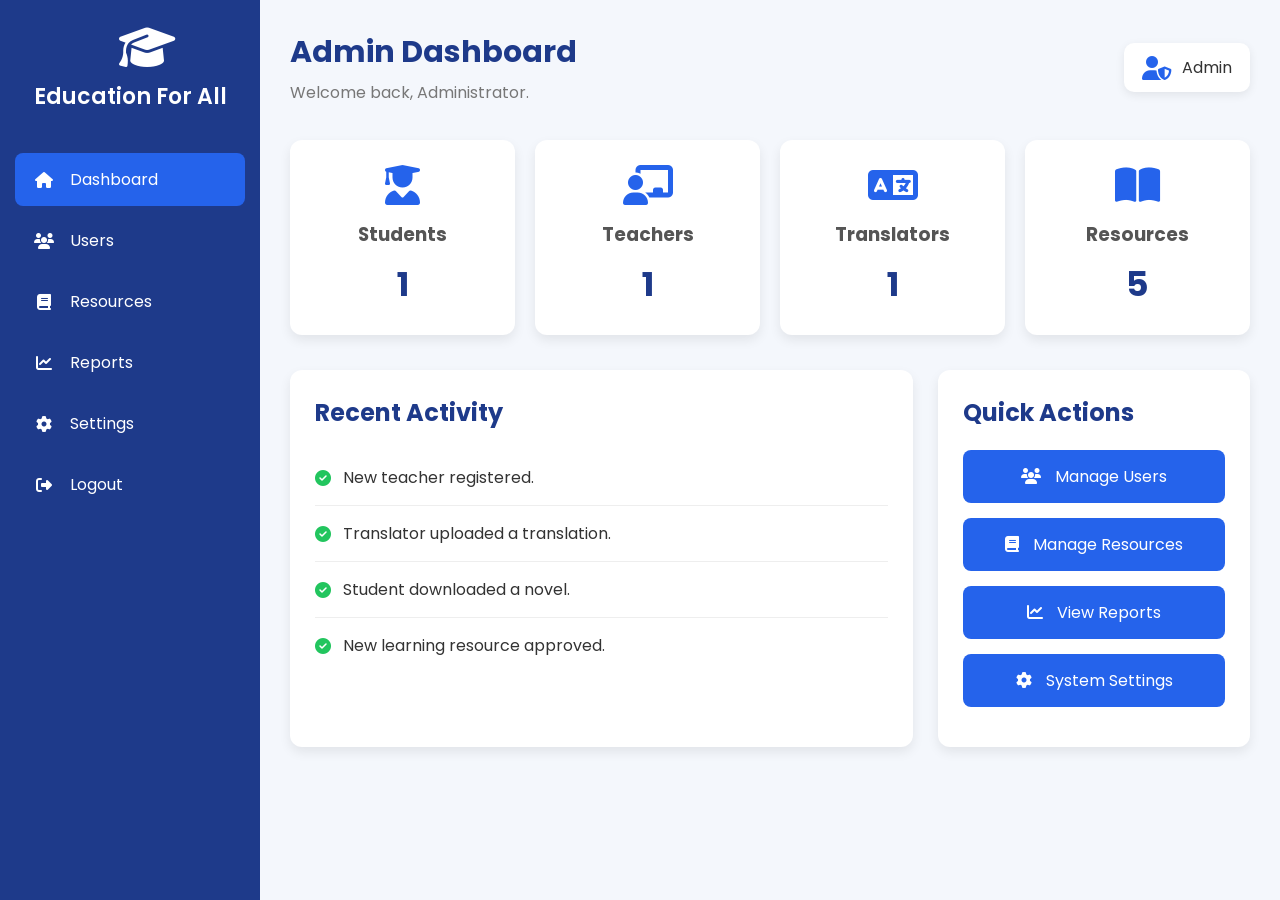
<file: frontend/admin/dashboard.html>
<!DOCTYPE html>
<html lang="en">
<head>
    <meta charset="UTF-8">
    <meta name="viewport" content="width=device-width, initial-scale=1.0">
    <title>Admin Dashboard | Education For All</title>

    <link rel="stylesheet" href="../shared/css/admin.css">

    <link rel="stylesheet"
    href="https://cdnjs.cloudflare.com/ajax/libs/font-awesome/6.5.2/css/all.min.css">
</head>

<body>

<div class="container">

    <!-- Sidebar -->
    <aside class="sidebar">

        <div class="logo">
            <i class="fa-solid fa-graduation-cap"></i>
            <h2>Education For All</h2>
        </div>

        <ul>

            <li class="active">
                <a href="dashboard.html">
                    <i class="fa-solid fa-house"></i>
                    Dashboard
                </a>
            </li>

            <li>
                <a href="users.html">
                    <i class="fa-solid fa-users"></i>
                    Users
                </a>
            </li>

            <li>
                <a href="resources.html">
                    <i class="fa-solid fa-book"></i>
                    Resources
                </a>
            </li>

            <li>
                <a href="reports.html">
                    <i class="fa-solid fa-chart-line"></i>
                    Reports
                </a>
            </li>

            <li>
                <a href="settings.html">
                    <i class="fa-solid fa-gear"></i>
                    Settings
                </a>
            </li>

            <li>
                <a href="../shared/login.html">
                    <i class="fa-solid fa-right-from-bracket"></i>
                    Logout
                </a>
            </li>

        </ul>

    </aside>

    <!-- Main Content -->
    <main class="main-content">

        <!-- Header -->
        <header class="topbar">

            <div>
                <h1>Admin Dashboard</h1>
                <p>Welcome back, Administrator.</p>
            </div>

            <div class="admin-profile">
                <i class="fa-solid fa-user-shield"></i>
                <span>Admin</span>
            </div>

        </header>

        <!-- Statistics -->
        <section class="cards">

            <div class="card">
                <i class="fa-solid fa-user-graduate"></i>
                <h3>Students</h3>
                <p id="studentCount">0</p>
            </div>

            <div class="card">
                <i class="fa-solid fa-chalkboard-user"></i>
                <h3>Teachers</h3>
                <p id="teacherCount">0</p>
            </div>

            <div class="card">
                <i class="fa-solid fa-language"></i>
                <h3>Translators</h3>
                <p id="translatorCount">0</p>
            </div>

            <div class="card">
                <i class="fa-solid fa-book-open"></i>
                <h3>Resources</h3>
                <p id="resourceCount">0</p>
            </div>

        </section>

        <!-- Dashboard Content -->
        <section class="dashboard-grid">

            <!-- Recent Activity -->
            <div class="activity">

                <h2>Recent Activity</h2>

                <ul>

                    <li>
                        <i class="fa-solid fa-circle-check"></i>
                        New teacher registered.
                    </li>

                    <li>
                        <i class="fa-solid fa-circle-check"></i>
                        Translator uploaded a translation.
                    </li>

                    <li>
                        <i class="fa-solid fa-circle-check"></i>
                        Student downloaded a novel.
                    </li>

                    <li>
                        <i class="fa-solid fa-circle-check"></i>
                        New learning resource approved.
                    </li>

                </ul>

            </div>

            <!-- Quick Actions -->
            <div class="quick-actions">

                <h2>Quick Actions</h2>

                <button onclick="location.href='users.html'">
                    <i class="fa-solid fa-users"></i>
                    Manage Users
                </button>

                <button onclick="location.href='resources.html'">
                    <i class="fa-solid fa-book"></i>
                    Manage Resources
                </button>

                <button onclick="location.href='reports.html'">
                    <i class="fa-solid fa-chart-line"></i>
                    View Reports
                </button>

                <button onclick="location.href='settings.html'">
                    <i class="fa-solid fa-gear"></i>
                    System Settings
                </button>

            </div>

        </section>

    </main>

</div>

    <script src="js/dashboard.js"></script>

</body>
</html>
</file>
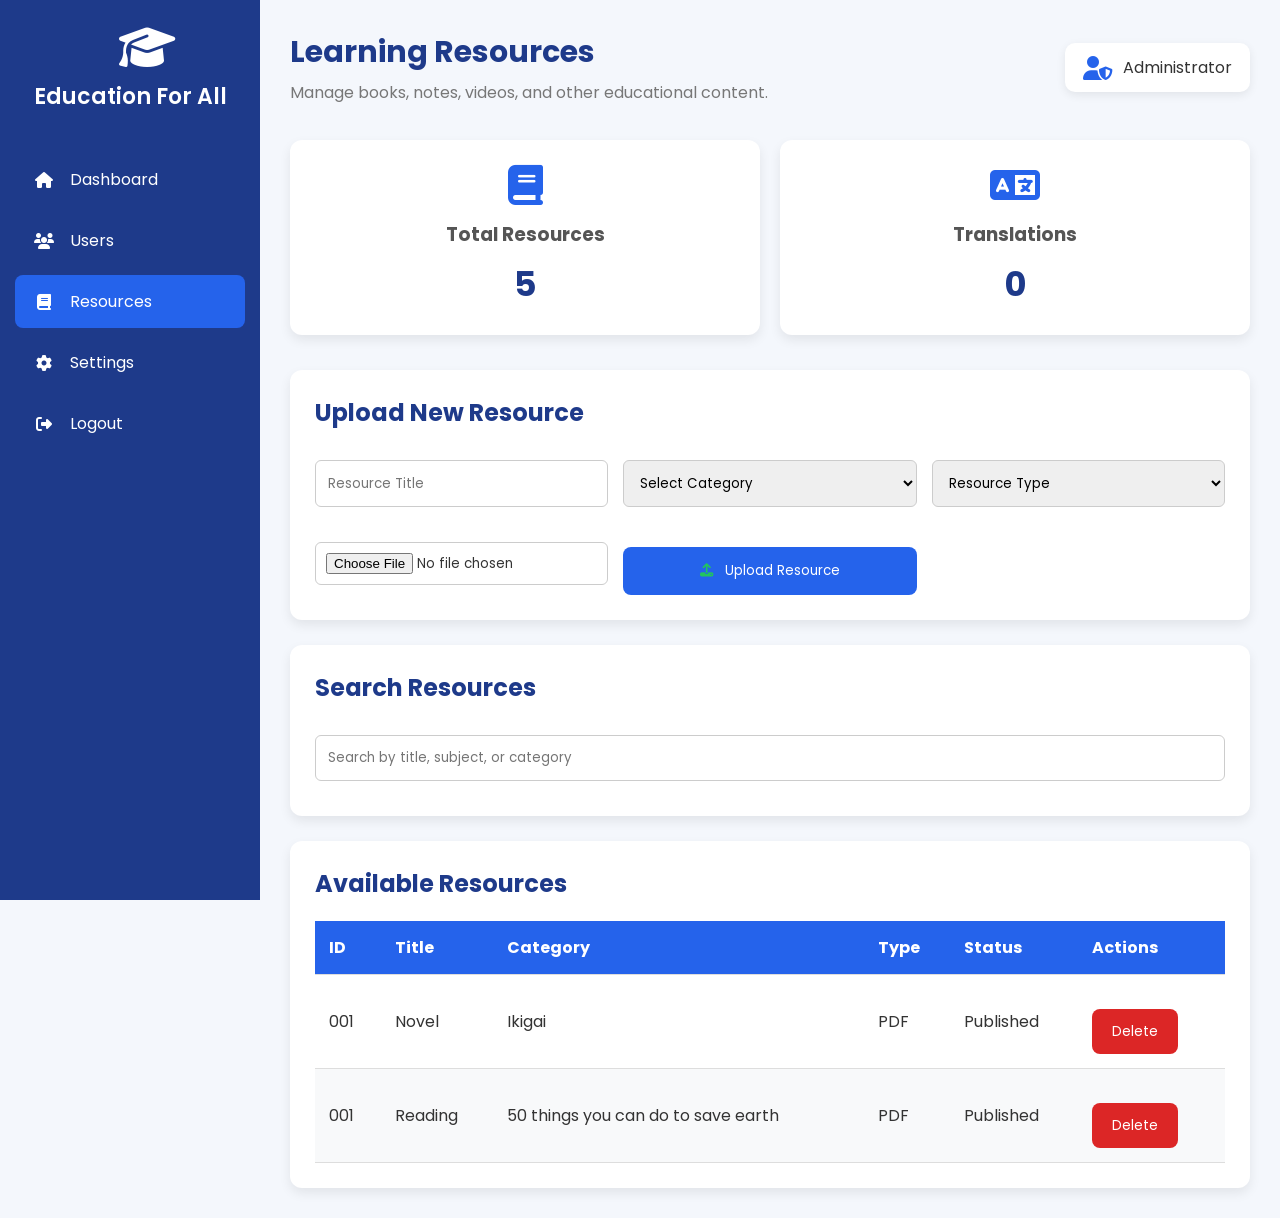
<file: frontend/admin/resources.html>
<!DOCTYPE html>
<html lang="en">
<head>
    <meta charset="UTF-8">
    <meta name="viewport" content="width=device-width, initial-scale=1.0">
    <title>Resources | Education For All</title>

    <link rel="stylesheet" href="../shared/css/admin.css">

    <link rel="stylesheet"
    href="https://cdnjs.cloudflare.com/ajax/libs/font-awesome/6.5.2/css/all.min.css">
</head>
<body>

<div class="container">

    <!-- Sidebar -->
    <aside class="sidebar">

        <div class="logo">
            <i class="fa-solid fa-graduation-cap"></i>
            <h2>Education For All</h2>
        </div>

        <ul>

            <li>
                <a href="dashboard.html">
                    <i class="fa-solid fa-house"></i>
                    <span>Dashboard</span>
                </a>
            </li>

            <li>
                <a href="users.html">
                    <i class="fa-solid fa-users"></i>
                    <span>Users</span>
                </a>
            </li>

            <li class="active">
                <a href="resources.html">
                    <i class="fa-solid fa-book"></i>
                    <span>Resources</span>
                </a>
            </li>

            <li>
                <a href="settings.html">
                    <i class="fa-solid fa-gear"></i>
                    <span>Settings</span>
                </a>
            </li>

            <li>
                <a href="../shared/login.html">
                    <i class="fa-solid fa-right-from-bracket"></i>
                    <span>Logout</span>
                </a>
            </li>

        </ul>

    </aside>

    <!-- Main Content -->
    <main class="main-content">

        <!-- Header -->
        <header class="topbar">

            <div>
                <h1>Learning Resources</h1>
                <p>Manage books, notes, videos, and other educational content.</p>
            </div>

            <div class="admin-profile">
                <i class="fa-solid fa-user-shield"></i>
                <span>Administrator</span>
            </div>

        </header>

        <!-- Quick Statistics -->

        <section class="cards">

            <div class="card">
                <i class="fa-solid fa-book"></i>
                <h3>Total Resources</h3>
                <p id="resourceCount">0</p>
            </div>

            <div class="card">
                <i class="fa-solid fa-language"></i>
                <h3>Translations</h3>
                <p id="translationsCount">0</p>
            </div>

        </section>

        <!-- Upload Form -->

        <section class="activity">

            <h2>Upload New Resource</h2>

            <form>

                <input
                    type="text"
                    placeholder="Resource Title"
                    required>

                <select required>
                    <option value="">Select Category</option>
                    <option>Novel</option>
                    <option>Reading</option>
                </select>

                <select required>
                    <option value="">Resource Type</option>
                    <option>Book</option>
                    <option>PDF</option>
                </select>

                <input type="file">

                <button type="submit">
                    <i class="fa-solid fa-upload"></i>
                    Upload Resource
                </button>

            </form>

        </section>

        <br>

        <!-- Search -->

        <section class="activity">

            <h2>Search Resources</h2>

            <input
                type="text"
                placeholder="Search by title, subject, or category">

        </section>

        <br>

        <!-- Resources Table -->

        <section class="activity">

            <h2>Available Resources</h2>

            <table>

                <thead>

                    <tr>
                        <th>ID</th>
                        <th>Title</th>
                        <th>Category</th>
                        <th>Type</th>
                        <th>Status</th>
                        <th>Actions</th>
                    </tr>

                </thead>

                <tbody>

                    <tr>
                        <td>001</td>
                        <td>Novel</td>
                        <td>Ikigai</td>
                        <td>PDF</td>
                        <td>Published</td>
                        <td>
                            <button>Delete</button>
                        </td>
                    </tr>

                    <tr>
                        <td>001</td>
                        <td>Reading</td>
                        <td>50 things you can do to save earth</td>
                        <td>PDF</td>
                        <td>Published</td>
                        <td>
                            <button>Delete</button>
                        </td>
                    </tr>

                </tbody>

            </table>

        </section>

    </main>

</div>

<script src="js/resources.js"></script>

</body>
</html>
</file>
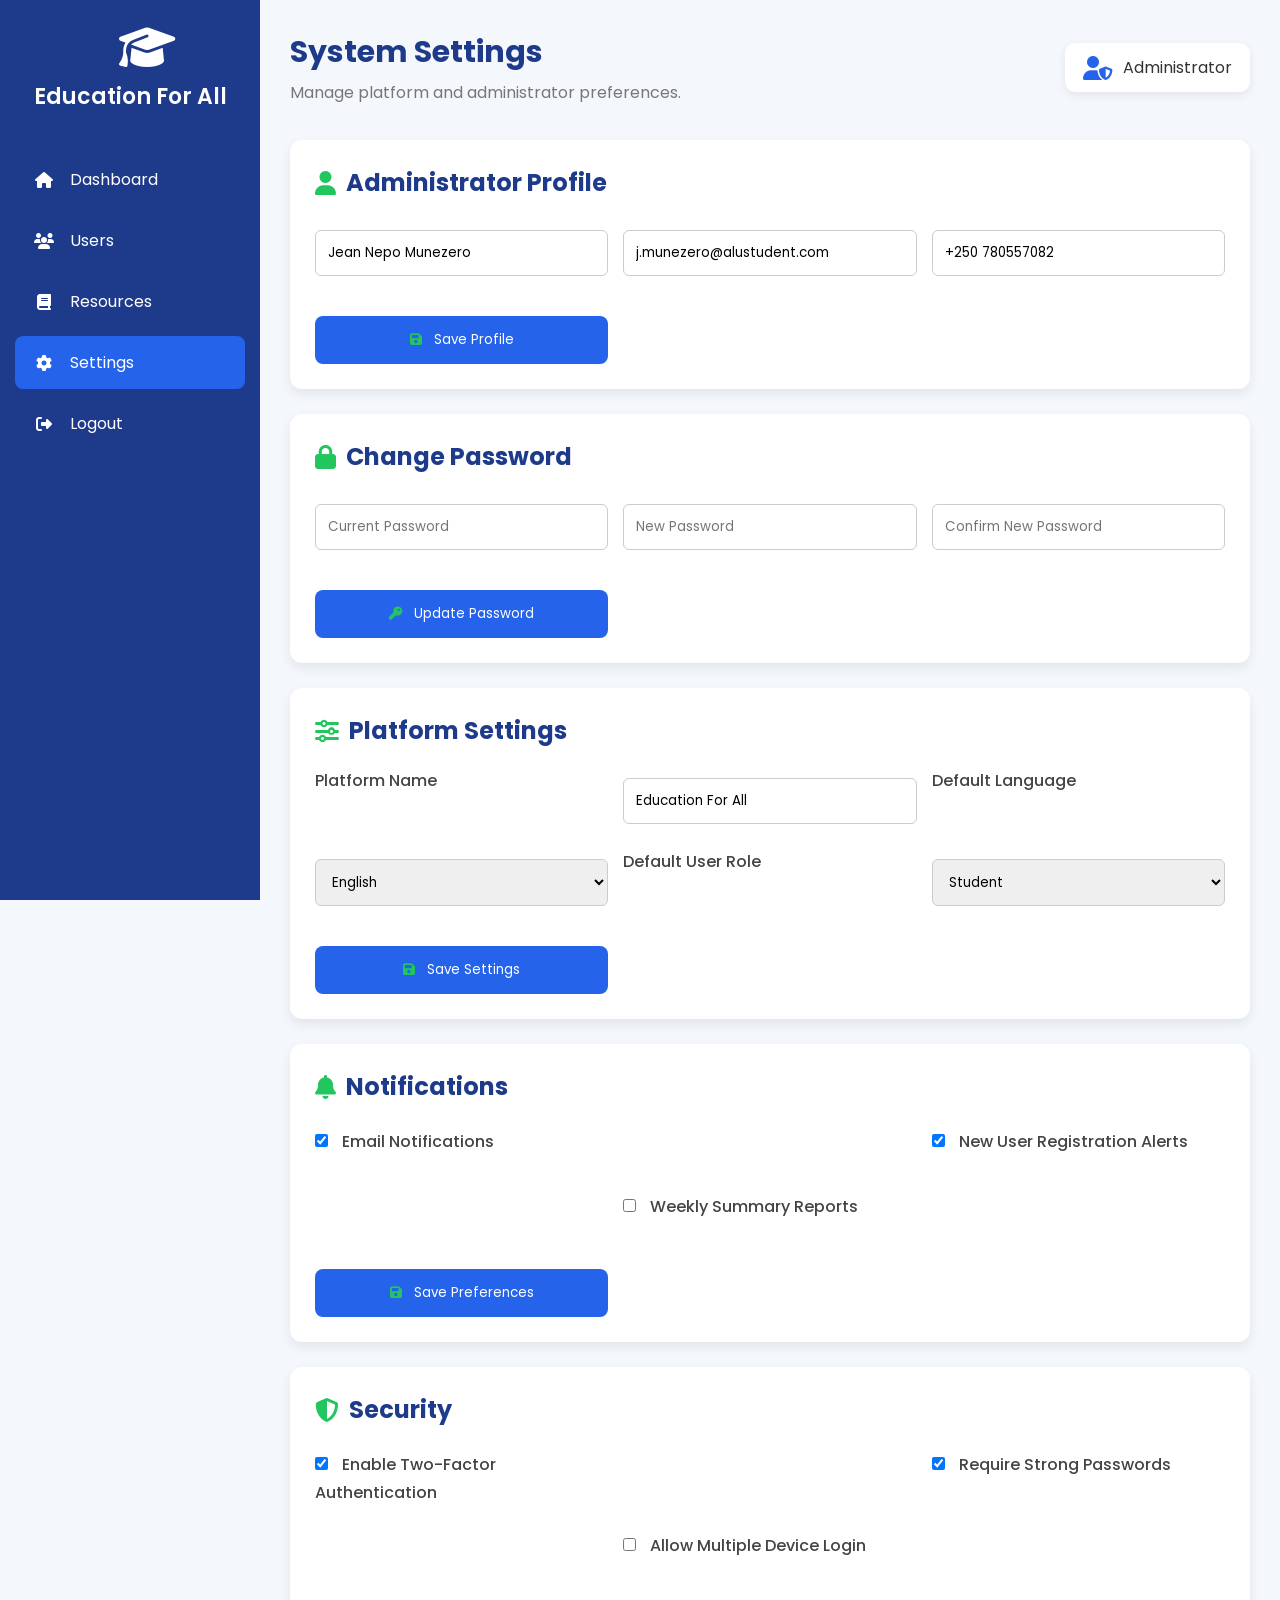
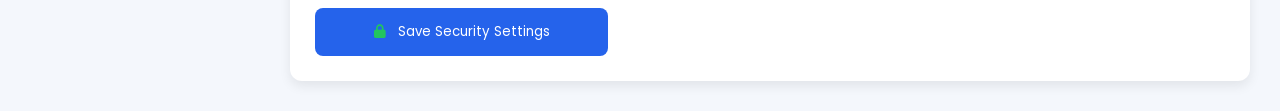
<file: frontend/admin/settings.html>
<!DOCTYPE html>
<html lang="en">
<head>
    <meta charset="UTF-8">
    <meta name="viewport" content="width=device-width, initial-scale=1.0">
    <title>Settings | Education For All</title>

    <link rel="stylesheet" href="../shared/css/admin.css">

    <link rel="stylesheet"
    href="https://cdnjs.cloudflare.com/ajax/libs/font-awesome/6.5.2/css/all.min.css">
</head>

<body>

<div class="container">

    <!-- Sidebar -->
    <aside class="sidebar">

        <div class="logo">
            <i class="fa-solid fa-graduation-cap"></i>
            <h2>Education For All</h2>
        </div>

        <ul>

            <li>
                <a href="dashboard.html">
                    <i class="fa-solid fa-house"></i>
                    <span>Dashboard</span>
                </a>
            </li>

            <li>
                <a href="users.html">
                    <i class="fa-solid fa-users"></i>
                    <span>Users</span>
                </a>
            </li>

            <li>
                <a href="resources.html">
                    <i class="fa-solid fa-book"></i>
                    <span>Resources</span>
                </a>
            </li>

            <li class="active">
                <a href="settings.html">
                    <i class="fa-solid fa-gear"></i>
                    <span>Settings</span>
                </a>
            </li>

            <li>
                <a href="../shared/login.html">
                    <i class="fa-solid fa-right-from-bracket"></i>
                    <span>Logout</span>
                </a>
            </li>

        </ul>

    </aside>

    <!-- Main Content -->
    <main class="main-content">

        <header class="topbar">

            <div>
                <h1>System Settings</h1>
                <p>Manage platform and administrator preferences.</p>
            </div>

            <div class="admin-profile">
                <i class="fa-solid fa-user-shield"></i>
                <span>Administrator</span>
            </div>

        </header>

        <!-- Profile Settings -->

        <section class="activity">

            <h2>
                <i class="fa-solid fa-user"></i>
                Administrator Profile
            </h2>

            <form>

                <input
                    type="text"
                    placeholder="Full Name"
                    value="Jean Nepo Munezero">

                <input
                    type="email"
                    placeholder="Email Address"
                    value="j.munezero@alustudent.com">

                <input
                    type="text"
                    placeholder="Phone Number"
                    value="+250 780557082">

                <button type="submit">
                    <i class="fa-solid fa-floppy-disk"></i>
                    Save Profile
                </button>

            </form>

        </section>

        <br>

        <!-- Password -->

        <section class="activity">

            <h2>
                <i class="fa-solid fa-lock"></i>
                Change Password
            </h2>

            <form>

                <input
                    type="password"
                    placeholder="Current Password">

                <input
                    type="password"
                    placeholder="New Password">

                <input
                    type="password"
                    placeholder="Confirm New Password">

                <button type="submit">
                    <i class="fa-solid fa-key"></i>
                    Update Password
                </button>

            </form>

        </section>

        <br>

        <!-- Platform Settings -->

        <section class="activity">

            <h2>
                <i class="fa-solid fa-sliders"></i>
                Platform Settings
            </h2>

            <form>

                <label>Platform Name</label>

                <input
                    type="text"
                    value="Education For All">

                <label>Default Language</label>

                <select>
                    <option>English</option>
                    <option>Kinyarwanda</option>
                </select>

                <label>Default User Role</label>

                <select>
                    <option>Student</option>
                    <option>Teacher</option>
                    <option>Translator</option>
                </select>

                <button type="submit">
                    <i class="fa-solid fa-floppy-disk"></i>
                    Save Settings
                </button>

            </form>

        </section>

        <br>

        <!-- Notification Preferences -->

        <section class="activity">

            <h2>
                <i class="fa-solid fa-bell"></i>
                Notifications
            </h2>

            <form>

                <label>
                    <input type="checkbox" checked>
                    Email Notifications
                </label>

                <br><br>

                <label>
                    <input type="checkbox" checked>
                    New User Registration Alerts
                </label>

                <br><br>

                <label>
                    <input type="checkbox">
                    Weekly Summary Reports
                </label>

                <br><br>

                <button type="submit">
                    <i class="fa-solid fa-floppy-disk"></i>
                    Save Preferences
                </button>

            </form>

        </section>

        <br>

        <!-- Security -->

        <section class="activity">

            <h2>
                <i class="fa-solid fa-shield-halved"></i>
                Security
            </h2>

            <form>

                <label>
                    <input type="checkbox" checked>
                    Enable Two-Factor Authentication
                </label>

                <br><br>

                <label>
                    <input type="checkbox" checked>
                    Require Strong Passwords
                </label>

                <br><br>

                <label>
                    <input type="checkbox">
                    Allow Multiple Device Login
                </label>

                <br><br>

                <button type="submit">
                    <i class="fa-solid fa-lock"></i>
                    Save Security Settings
                </button>

            </form>

        </section>

    </main>

</div>

</body>
</html>
</file>
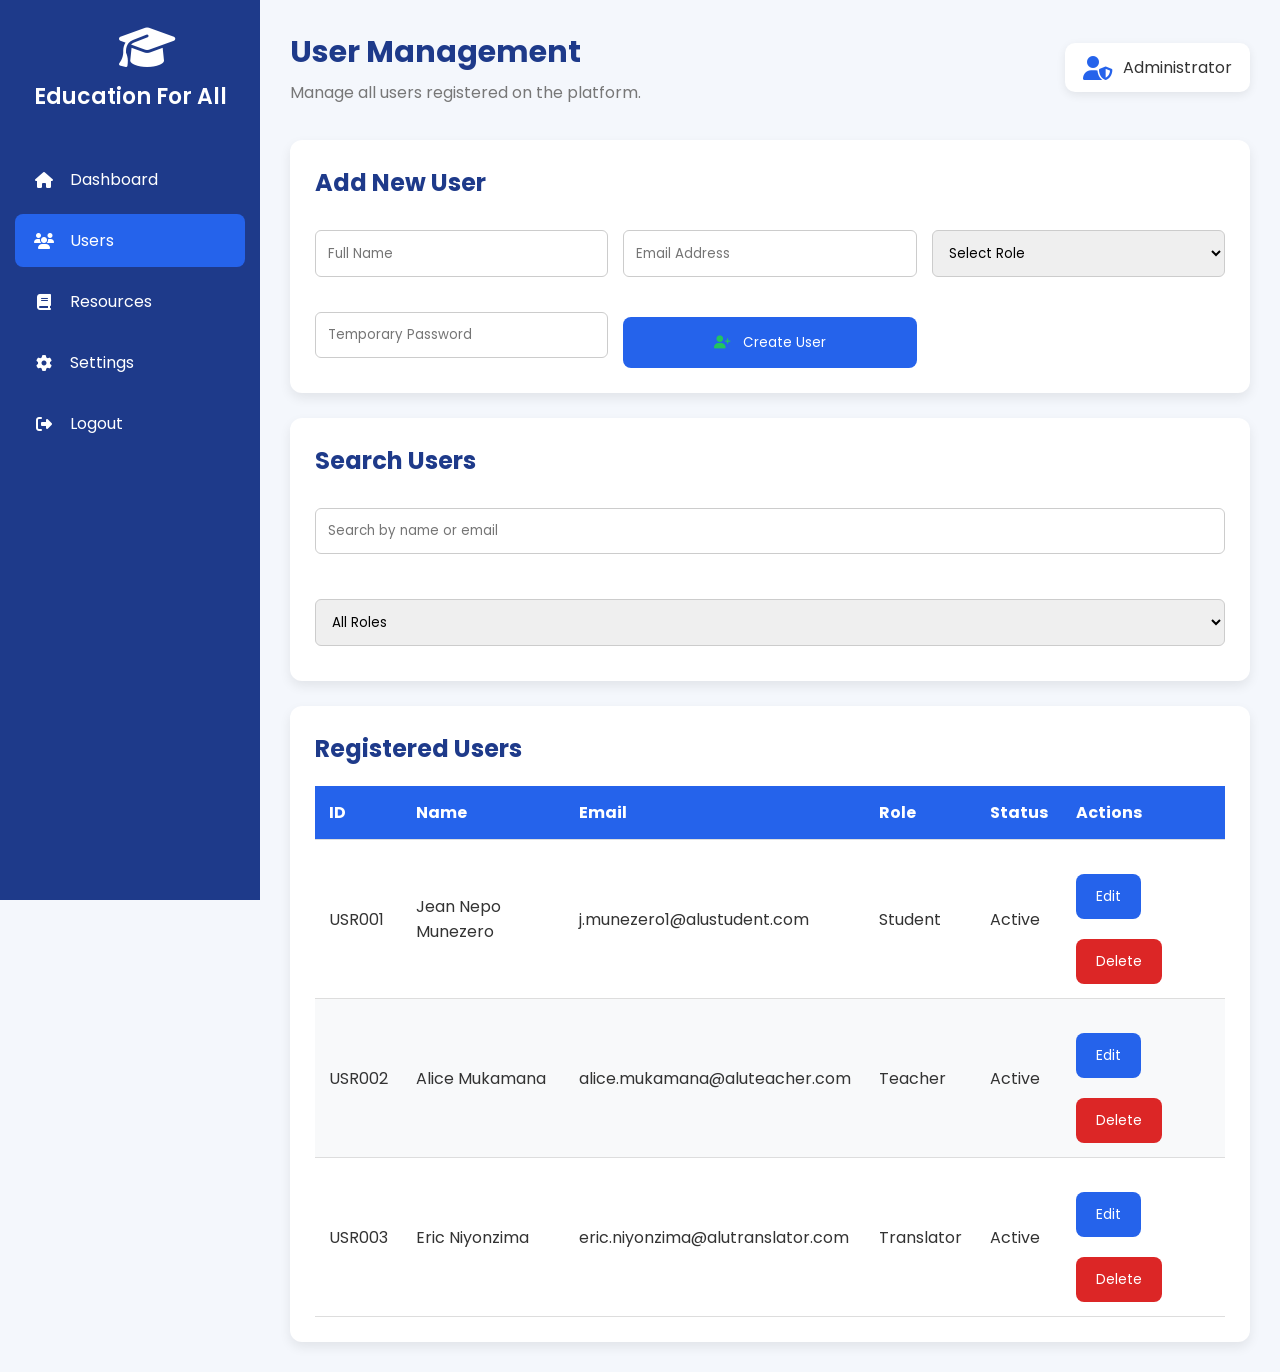
<file: frontend/admin/users.html>
<!DOCTYPE html>
<html lang="en">
<head>
    <meta charset="UTF-8">
    <meta name="viewport" content="width=device-width, initial-scale=1.0">
    <title>Users | Education For All</title>

    <link rel="stylesheet" href="../shared/css/admin.css">

    <link rel="stylesheet"
    href="https://cdnjs.cloudflare.com/ajax/libs/font-awesome/6.5.2/css/all.min.css">
</head>
<body>

<div class="container">

    <!-- Sidebar -->

    <aside class="sidebar">

        <div class="logo">
            <i class="fa-solid fa-graduation-cap"></i>
            <h2>Education For All</h2>
        </div>

        <ul>

            <li>
                <a href="dashboard.html">
                    <i class="fa-solid fa-house"></i>
                    <span>Dashboard</span>
                </a>
            </li>

            <li class="active">
                <a href="users.html">
                    <i class="fa-solid fa-users"></i>
                    <span>Users</span>
                </a>
            </li>

            <li>
                <a href="resources.html">
                    <i class="fa-solid fa-book"></i>
                    <span>Resources</span>
                </a>
            </li>

            <li>
                <a href="settings.html">
                    <i class="fa-solid fa-gear"></i>
                    <span>Settings</span>
                </a>
            </li>

            <li>
                <a href="../shared/login.html">
                    <i class="fa-solid fa-right-from-bracket"></i>
                    <span>Logout</span>
                </a>
            </li>

        </ul>

    </aside>

    <!-- Main Content -->

    <main class="main-content">

        <header class="topbar">

            <div>
                <h1>User Management</h1>
                <p>Manage all users registered on the platform.</p>
            </div>

            <div class="admin-profile">
                <i class="fa-solid fa-user-shield"></i>
                <span>Administrator</span>
            </div>

        </header>

        <!-- Add User -->

        <section class="activity">

            <h2>Add New User</h2>

            <form>

                <input
                    type="text"
                    placeholder="Full Name"
                    required>

                <input
                    type="email"
                    placeholder="Email Address"
                    required>

                <select required>
                    <option value="">Select Role</option>
                    <option>Student</option>
                    <option>Teacher</option>
                    <option>Translator</option>
                    <option>Administrator</option>
                </select>

                <input
                    type="password"
                    placeholder="Temporary Password"
                    required>

                <button type="submit">
                    <i class="fa-solid fa-user-plus"></i>
                    Create User
                </button>

            </form>

        </section>

        <br>

        <!-- Search -->

        <section class="activity">

            <h2>Search Users</h2>

            <input
                type="text"
                placeholder="Search by name or email">

            <br><br>

            <select>
                <option>All Roles</option>
                <option>Students</option>
                <option>Teachers</option>
                <option>Translators</option>
                <option>Administrators</option>
            </select>

        </section>

        <br>

        <!-- Users Table -->

        <section class="activity">

            <h2>Registered Users</h2>

            <table>

                <thead>

                    <tr>
                        <th>ID</th>
                        <th>Name</th>
                        <th>Email</th>
                        <th>Role</th>
                        <th>Status</th>
                        <th>Actions</th>
                    </tr>

                </thead>
                <tbody id="usersTableBody">
                    <!-- Users will be loaded here -->
                </tbody>

            </table>

        </section>

        <section class="activity" id="editUserSection" style="display: none;">

            <h2>Edit User</h2>

            <form id="editUserForm">

                <input
                    type="text"
                    id="editUserId"
                    readonly>

                <input
                    type="text"
                    id="editName"
                    placeholder="Full Name"
                    required>

                <input
                    type="email"
                    id="editEmail"
                    placeholder="Email Address"
                    required>

                <input
                    type="text"
                    id="editPhone"
                    placeholder="Phone Number"
                    required>

                <select id="editRole" required>
                    <option value="student">Student</option>
                    <option value="teacher">Teacher</option>
                    <option value="translator">Translator</option>
                    <option value="administrator">Administrator</option>
                </select>

                <button type="submit">
                    <i class="fa-solid fa-save"></i>
                    Save Changes
                </button>

                <button
                    type="button"
                    onclick="cancelEdit()">
                    Cancel
                </button>

            </form>

        </section>

    </main>

</div>

    <script src="js/users.js"></script>

</body>
</html>
</file>
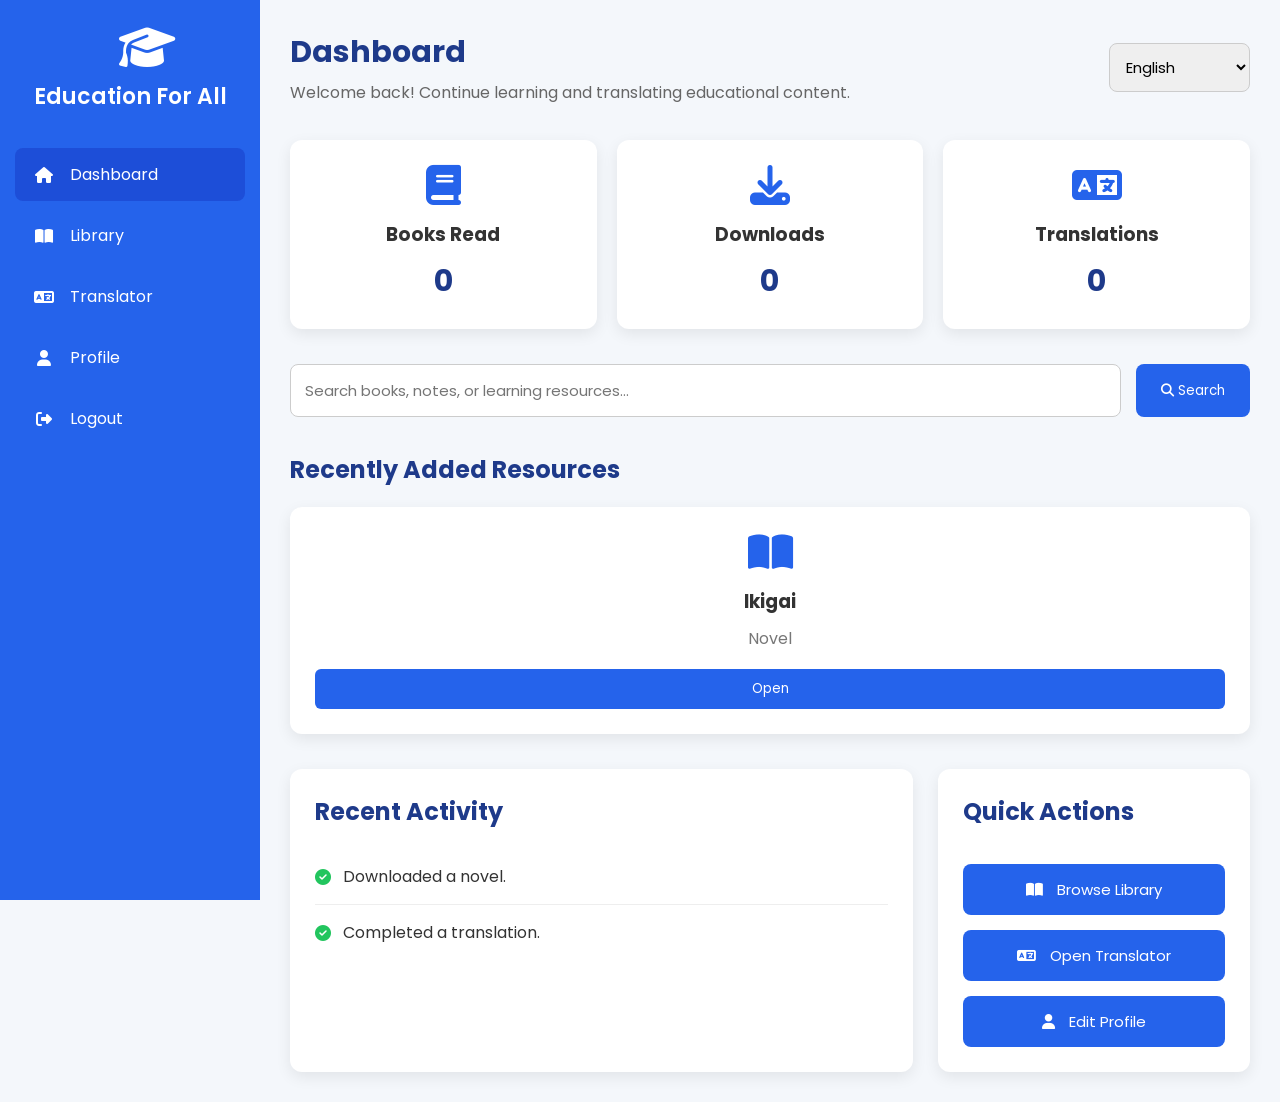
<file: frontend/users/dashboard.html>
<!DOCTYPE html>
<html lang="en">

<head>
    <meta charset="UTF-8">
    <meta name="viewport" content="width=device-width, initial-scale=1.0">
    <title>User Dashboard | Education For All</title>

    <link rel="stylesheet" href="../shared/css/users.css">

    <link rel="stylesheet"
        href="https://cdnjs.cloudflare.com/ajax/libs/font-awesome/6.5.2/css/all.min.css">
</head>

<body>

<div class="container">

    <!-- Sidebar -->

    <aside class="sidebar">

        <div class="logo">
            <i class="fa-solid fa-graduation-cap"></i>
            <h2>Education For All</h2>
        </div>

        <ul>

            <li class="active">
                <a href="dashboard.html">
                    <i class="fa-solid fa-house"></i>
                    <span data-lang="dashboardTitle">Dashboard</span>
                </a>
            </li>

            <li>
                <a href="library.html">
                    <i class="fa-solid fa-book-open"></i>
                    <span data-lang="library">Library</span>
                </a>
            </li>

            <li>
                <a href="translator.html">
                    <i class="fa-solid fa-language"></i>
                    <span data-lang="translator">Translator</span>
                </a>
            </li>

            <li>
                <a href="profile.html">
                    <i class="fa-solid fa-user"></i>
                    <span data-lang="profile">Profile</span>
                </a>
            </li>

            <li>
                <a href="../shared/login.html">
                    <i class="fa-solid fa-right-from-bracket"></i>
                    <span data-lang="logout">Logout</span>
                </a>
            </li>

        </ul>

    </aside>
    
    <!-- Main Content -->

    <main class="main-content">

        <!-- Top Bar -->

        <header class="topbar">

            <div>
                <h1 data-lang="dashboardTitle">Dashboard</h1>
                <p data-lang="welcomeMessage">Welcome back! Continue translating educational content.</p>
            </div>

            <select id="languageSwitcher">

                <option value="en">English</option>

                <option value="rw">Kinyarwanda</option>

            </select>

        </header>

        <!-- Statistics -->

        <section class="cards">

            <div class="card">
                <i class="fa-solid fa-book"></i>
                <h3 data-lang="statsBooksRead">Books Read</h3>
                <p>0</p>
            </div>

            <div class="card">
                <i class="fa-solid fa-download"></i>
                <h3 data-lang="statsDownloads">Downloads</h3>
                <p>0</p>
            </div>

            <div class="card">
                <i class="fa-solid fa-language"></i>
                <h3 data-lang="statsTranslations">Translations</h3>
                <p>0</p>
            </div>

        </section>

        <!-- Search -->

        <section class="search-box">

            <input
                type="text"
                data-lang="searchPlaceholder"
                data-lang-attr="placeholder"
                placeholder="Search books, notes, or learning resources...">

            <button>
                <i class="fa-solid fa-magnifying-glass"></i>
                <span data-lang="search">Search</span>
            </button>

        </section>

        <!-- Recent Books -->

        <section class="content-section">

            <h2 data-lang="recentResourcesTitle">Recently Added Resources</h2>

            <div class="resource-grid">

                <div class="resource-card">
                    <i class="fa-solid fa-book-open"></i>
                    <h3 data-lang="resourceAlgebra">Ikigai</h3>
                    <p>Novel</p>
                    <button data-lang="open">Open</button>
                </div>

            </div>

        </section>

        <!-- Dashboard Grid -->

        <section class="dashboard-grid">

            <!-- Activity -->

            <div class="activity">

                <h2 data-lang="recentActivityTitle">Recent Activity</h2>

                <ul>

                    <li>
                        <i class="fa-solid fa-circle-check"></i>
                        Downloaded a novel.
                    </li>

                    <li>
                        <i class="fa-solid fa-circle-check"></i>
                        Completed a translation.
                    </li>

                </ul>

            </div>

            <!-- Quick Actions -->

            <div class="quick-actions">

                <h2 data-lang="quickActionsTitle">Quick Actions</h2>

                <button onclick="location.href='library.html'">
                    <i class="fa-solid fa-book-open"></i>
                    <span data-lang="browseLibrary">Browse Library</span>
                </button>

                <button onclick="location.href='translator.html'">
                    <i class="fa-solid fa-language"></i>
                    <span data-lang="openTranslator">Open Translator</span>
                </button>

                <button onclick="location.href='profile.html'">
                    <i class="fa-solid fa-user"></i>
                    <span data-lang="editProfile">Edit Profile</span>
                </button>

            </div>

        </section>

    </main>

</div>

<script src="../shared/js/main.js"></script>

</body>

</html>
</file>
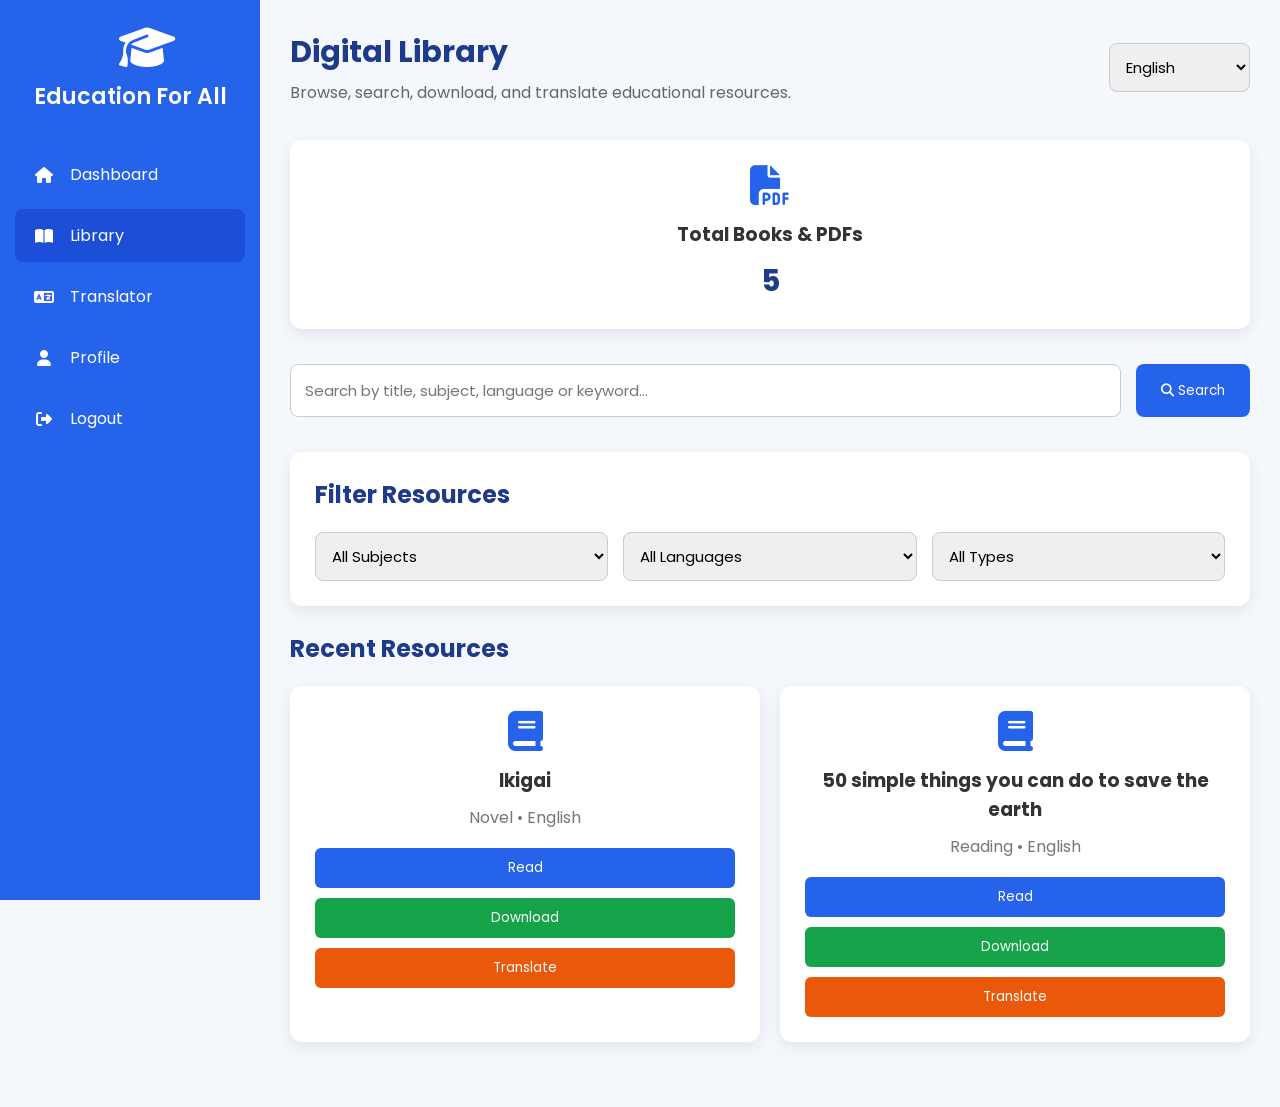
<file: frontend/users/library.html>
<!DOCTYPE html>
<html lang="en">

<head>
    <meta charset="UTF-8">
    <meta name="viewport" content="width=device-width, initial-scale=1.0">
    <title>Library | Education For All</title>

    <link rel="stylesheet" href="../shared/css/users.css">

    <link rel="stylesheet"
        href="https://cdnjs.cloudflare.com/ajax/libs/font-awesome/6.5.2/css/all.min.css">
</head>

<body>

<div class="container">

    <!-- Sidebar -->

    <aside class="sidebar">

        <div class="logo">
            <i class="fa-solid fa-graduation-cap"></i>
            <h2>Education For All</h2>
        </div>

        <ul>

            <li>
                <a href="dashboard.html">
                    <i class="fa-solid fa-house"></i>
                    <span data-lang="dashboardTitle">Dashboard</span>
                </a>
            </li>

            <li class="active">
                <a href="library.html">
                    <i class="fa-solid fa-book-open"></i>
                    <span data-lang="library">Library</span>
                </a>
            </li>

            <li>
                <a href="translator.html">
                    <i class="fa-solid fa-language"></i>
                    <span data-lang="translator">Translator</span>
                </a>
            </li>

            

            <li>
                <a href="profile.html">
                    <i class="fa-solid fa-user"></i>
                    <span data-lang="profile">Profile</span>
                </a>
            </li>

            <li>
                <a href="../shared/login.html">
                    <i class="fa-solid fa-right-from-bracket"></i>
                    <span data-lang="logout">Logout</span>
                </a>
            </li>

        </ul>

    </aside>

    <!-- Main Content -->

    <main class="main-content">

        <header class="topbar">

            <div>
                <h1 data-lang="digitalLibraryTitle">Digital Library</h1>
                <p data-lang="digitalLibrarySubtitle">Browse, search, download, and translate educational resources.</p>
            </div>

            <select id="languageSwitcher">

                <option value="en">English</option>

                <option value="rw">Kinyarwanda</option>

            </select>   

        </header>

        <!-- Statistics -->

        <section class="cards">

            <div class="card">
                <i class="fa-solid fa-file-pdf"></i>
                <h3 data-lang="libraryStatsBooksPdfs"> Total Books & PDFs</h3>
                <p id="resourceCount">0</p>
            </div>

        </section>

        <!-- Search -->

        <section class="search-box">

            <input
                type="text"
                data-lang="librarySearchPlaceholder"
                data-lang-attr="placeholder"
                placeholder="Search by title, subject, language or keyword...">

            <button>
                <i class="fa-solid fa-magnifying-glass"></i>
                <span data-lang="search">Search</span>
            </button>

        </section>

        <!-- Filters -->

        <section class="activity">

            <h2 data-lang="filterResourcesTitle">Filter Resources</h2>

            <form>

                <select>
                    <option data-lang="filterAllSubjects">All Subjects</option>
                    <option>Novel</option>
                    <option>Readming</option>
                </select>

                <select>
                    <option data-lang="filterAllLanguages">All Languages</option>
                    <option>English</option>
                </select>

                <select>
                    <option data-lang="filterAllTypes">All Types</option>
                    <option>Book</option>
                    <option>PDF</option>
                </select>

            </form>

        </section>

        <br>

        <!-- Resource Cards -->

        <section class="content-section">

            <h2 data-lang="availableResourcesTitle">Recent Resources</h2>

            <div class="resource-grid">

                <div class="resource-card">
                    <i class="fa-solid fa-book"></i>
                    <h3>Ikigai</h3>
                    <p>Novel • English</p>

                    <button>Read</button>
                    <button>Download</button>
                    <button>Translate</button>
                </div>

                <div class="resource-card">
                    <i class="fa-solid fa-book"></i>
                    <h3>50 simple things you can do to save the earth</h3>
                    <p>Reading • English</p>

                    <button>Read</button>
                    <button>Download</button>
                    <button>Translate</button>
                </div>
            </div>

        </section>

    </main>

</div>

<script src="../shared/js/main.js"></script>
<script src="js/library.js"></script>

</body>

</html>
</file>
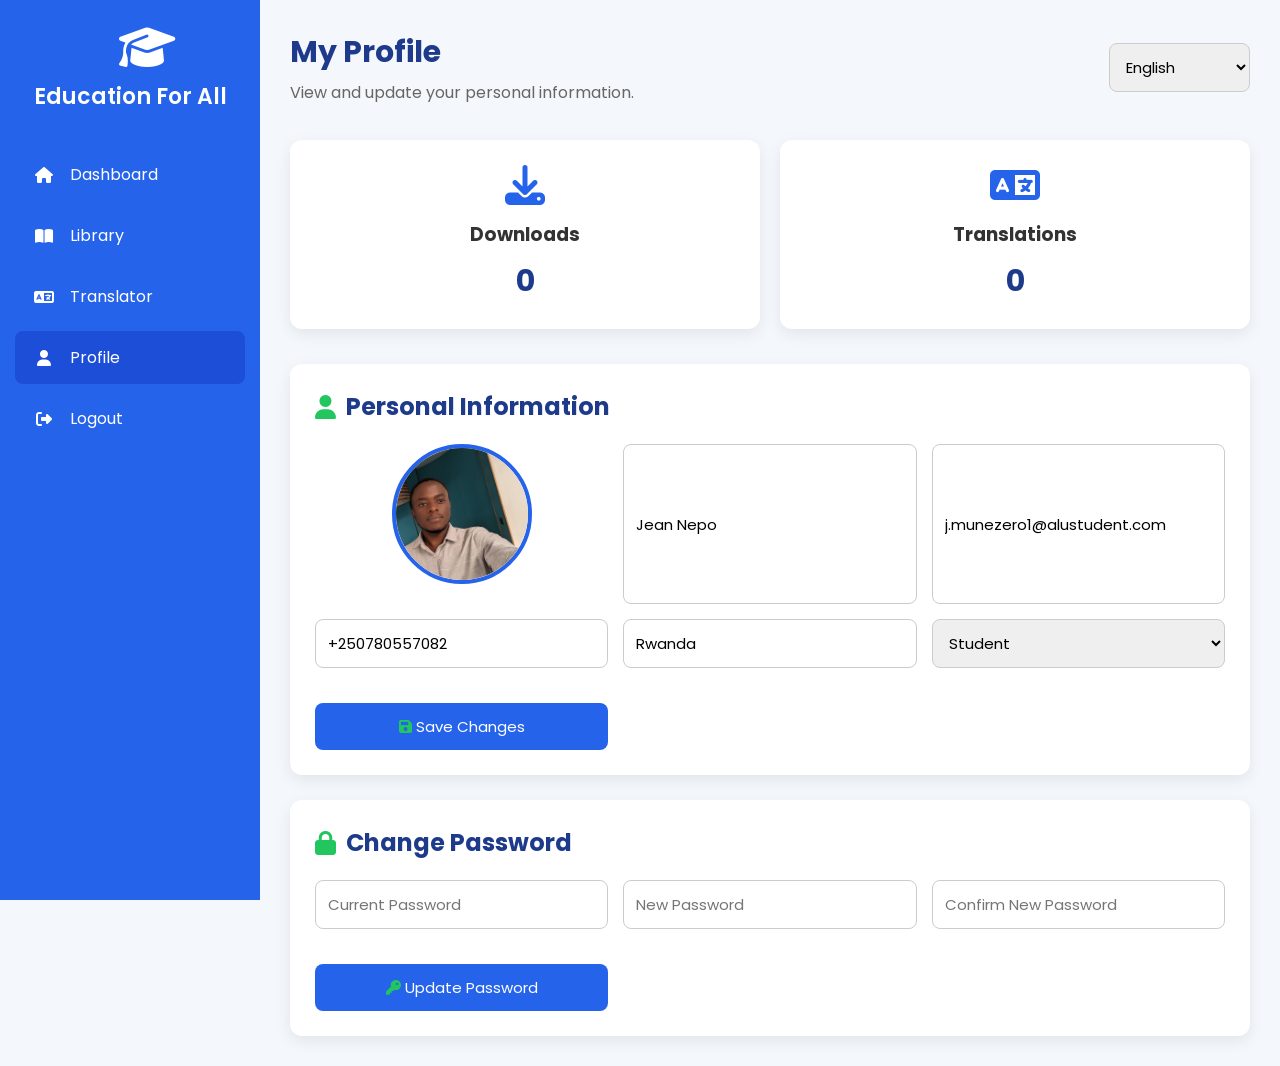
<file: frontend/users/profile.html>
<!DOCTYPE html>
<html lang="en">

<head>
    <meta charset="UTF-8">
    <meta name="viewport" content="width=device-width, initial-scale=1.0">
    <title>My Profile | Education For All</title>

    <link rel="stylesheet" href="../shared/css/users.css">

    <link rel="stylesheet"
        href="https://cdnjs.cloudflare.com/ajax/libs/font-awesome/6.5.2/css/all.min.css">
</head>

<body>

<div class="container">

    <!-- Sidebar -->

    <aside class="sidebar">

        <div class="logo">
            <i class="fa-solid fa-graduation-cap"></i>
            <h2>Education For All</h2>
        </div>

        <ul>

            <li>
                <a href="dashboard.html">
                    <i class="fa-solid fa-house"></i>
                    <span data-lang="dashboardTitle">Dashboard</span>
                </a>
            </li>

            <li>
                <a href="library.html">
                    <i class="fa-solid fa-book-open"></i>
                    <span data-lang="library">Library</span>
                </a>
            </li>

            <li>
                <a href="translator.html">
                    <i class="fa-solid fa-language"></i>
                    <span data-lang="translator">Translator</span>
                </a>
            </li>

            

            <li class="active">
                <a href="profile.html">
                    <i class="fa-solid fa-user"></i>
                    <span data-lang="profile">Profile</span>
                </a>
            </li>

            <li>
                <a href="../shared/login.html">
                    <i class="fa-solid fa-right-from-bracket"></i>
                    <span data-lang="logout">Logout</span>
                </a>
            </li>

        </ul>

    </aside>

    <!-- Main Content -->

    <main class="main-content">

        <!-- Header -->

        <header class="topbar">

            <div>
                <h1 data-lang="profilePageTitle">My Profile</h1>
                <p data-lang="profilePageSubtitle">View and update your personal information.</p>
            </div>

            <select id="languageSwitcher">

                <option value="en">English</option>

                <option value="rw">Kinyarwanda</option>

            </select>

        </header>

        <!-- User Overview -->

        <section class="cards">

            <div class="card">
                <i class="fa-solid fa-download"></i>
                <h3 data-lang="statsDownloads">Downloads</h3>
                <p>0</p>
            </div>

            <div class="card">
                <i class="fa-solid fa-language"></i>
                <h3 data-lang="statsTranslations">Translations</h3>
                <p>0</p>
            </div>

        </section>

        <!-- Personal Information -->

        <section class="activity">

            <h2>
                <i class="fa-solid fa-user"></i>
                <span data-lang="personalInfoTitle">Personal Information</span>
            </h2>

            <form>

                <img src="../../backend/data/images/users/nepo.png"
                     alt="Profile Picture"
                     class="profile-image">

                <input
                    type="text"
                    data-lang="fullNamePlaceholder"
                    data-lang-attr="placeholder"
                    placeholder="Full Name"
                    value="Jean Nepo">

                <input
                    type="email"
                    data-lang="emailPlaceholder"
                    data-lang-attr="placeholder"
                    placeholder="Email Address"
                    value="j.munezero1@alustudent.com">

                <input
                    type="tel"
                    data-lang="phonePlaceholder"
                    data-lang-attr="placeholder"
                    placeholder="Phone Number"
                    value="+250780557082">

                <input
                    type="text"
                    data-lang="countryPlaceholder"
                    data-lang-attr="placeholder"
                    placeholder="Country"
                    value="Rwanda">

                <select>

                    <option data-lang="roleStudent">Student</option>
                    <option data-lang="roleTeacher">Teacher</option>
                    <option data-lang="roleTranslator">Translator</option>

                </select>

                <button type="submit">
                    <i class="fa-solid fa-floppy-disk"></i>
                    <span data-lang="saveChanges">Save Changes</span>
                </button>

            </form>

        </section>

        <br>

        <!-- Change Password -->

        <section class="activity">

            <h2>
                <i class="fa-solid fa-lock"></i>
                <span data-lang="changePasswordTitle">Change Password</span>
            </h2>

            <form>

                <input
                    type="password"
                    data-lang="currentPasswordPlaceholder"
                    data-lang-attr="placeholder"
                    placeholder="Current Password">

                <input
                    type="password"
                    data-lang="newPasswordPlaceholder"
                    data-lang-attr="placeholder"
                    placeholder="New Password">

                <input
                    type="password"
                    data-lang="confirmPasswordPlaceholder"
                    data-lang-attr="placeholder"
                    placeholder="Confirm New Password">

                <button type="submit">
                    <i class="fa-solid fa-key"></i>
                    <span data-lang="updatePassword">Update Password</span>
                </button>

            </form>

        </section>

    </main>

</div>

<script src="../shared/js/main.js"></script>

</body>

</html>
</file>
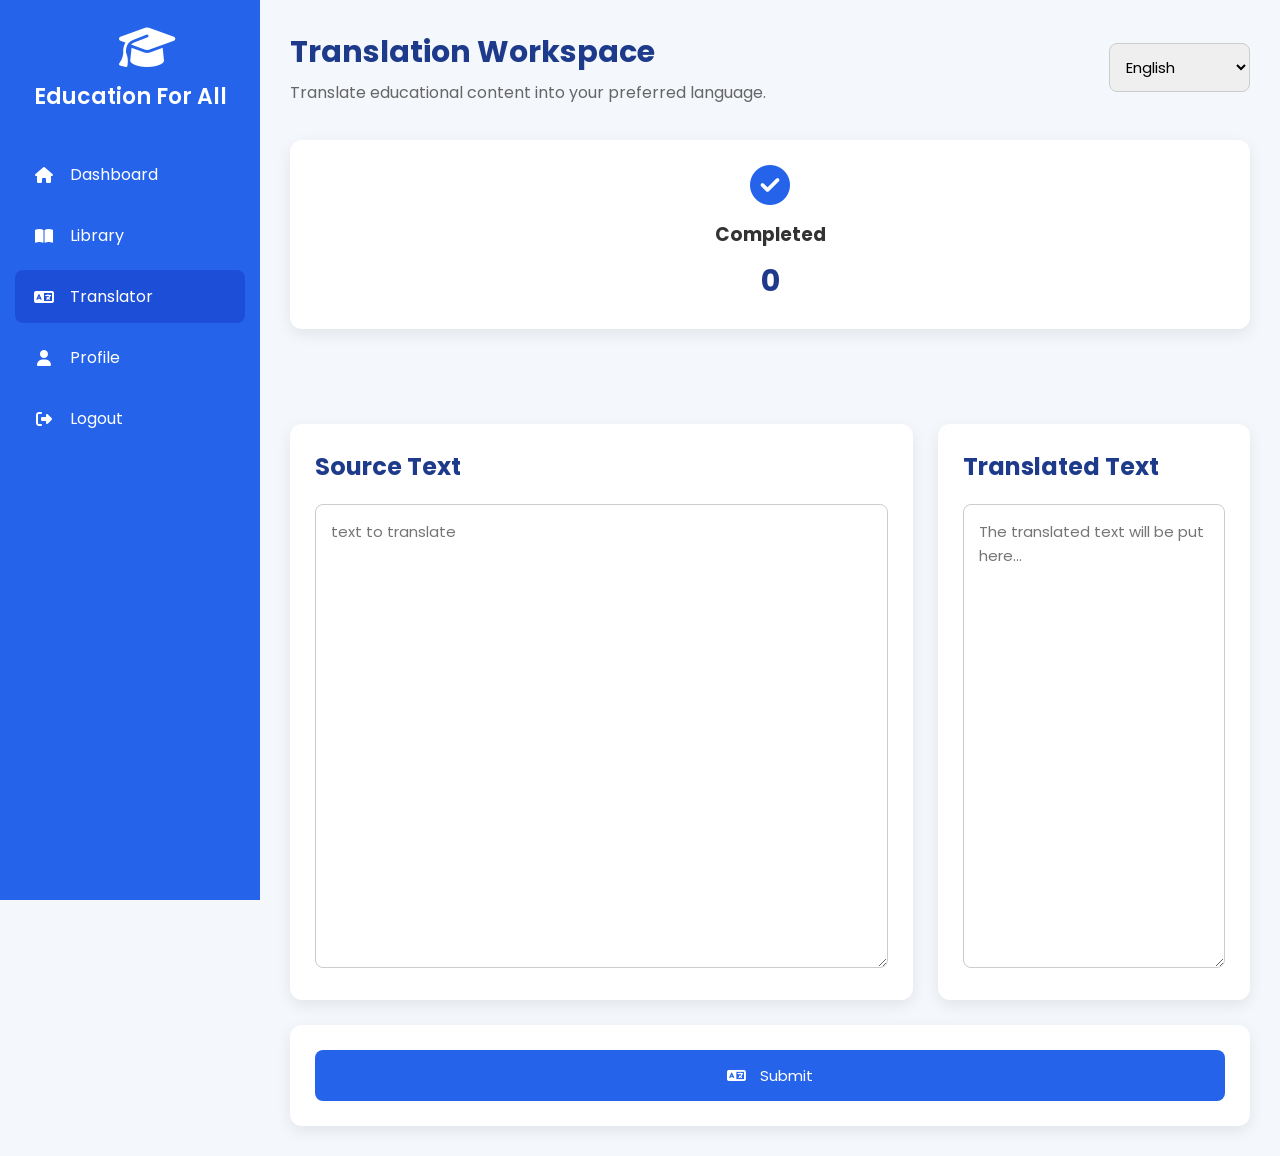
<file: frontend/users/translator.html>
<!DOCTYPE html>
<html lang="en">

<head>
    <meta charset="UTF-8">
    <meta name="viewport" content="width=device-width, initial-scale=1.0">
    <title>Translator | Education For All</title>

    <link rel="stylesheet" href="../shared/css/users.css">

    <link rel="stylesheet"
        href="https://cdnjs.cloudflare.com/ajax/libs/font-awesome/6.5.2/css/all.min.css">
</head>

<body>

<div class="container">

    <!-- Sidebar -->

    <aside class="sidebar">

        <div class="logo">
            <i class="fa-solid fa-graduation-cap"></i>
            <h2>Education For All</h2>
        </div>

        <ul>

            <li>
                <a href="dashboard.html">
                    <i class="fa-solid fa-house"></i>
                    <span data-lang="dashboardTitle">Dashboard</span>
                </a>
            </li>

            <li>
                <a href="library.html">
                    <i class="fa-solid fa-book-open"></i>
                    <span data-lang="library">Library</span>
                </a>
            </li>

            <li class="active">
                <a href="translator.html">
                    <i class="fa-solid fa-language"></i>
                    <span data-lang="translator">Translator</span>
                </a>
            </li>

            

            <li>
                <a href="profile.html">
                    <i class="fa-solid fa-user"></i>
                    <span data-lang="profile">Profile</span>
                </a>
            </li>

            <li>
                <a href="../shared/login.html">
                    <i class="fa-solid fa-right-from-bracket"></i>
                    <span data-lang="logout">Logout</span>
                </a>
            </li>

        </ul>

    </aside>

    <!-- Main Content -->

    <main class="main-content">

        <!-- Header -->

        <header class="topbar">

            <div>
                <h1 data-lang="translationWorkspaceTitle">Translation Workspace</h1>
                <p data-lang="translationWorkspaceSubtitle">Translate educational content into your preferred language.</p>
            </div>

            <select id="languageSwitcher">

                <option value="en">English</option>

                <option value="rw">Kinyarwanda</option>

            </select>

        </header>

        <!-- Translation Statistics -->

        <section class="cards">

            <div class="card">
                <i class="fa-solid fa-check-circle"></i>
                <h3 data-lang="translatorStatsCompleted">Completed</h3>
                <p>0</p>
            </div>

        </section>

        <br>

        <!-- Translation Workspace -->
        <section class="dashboard-grid">
            <!-- Source -->
            <div class="activity">
                <h2 data-lang="sourceTextTitle">Source Text</h2>
                <textarea
                    id="sourceText"
                    rows="18"
                    data-lang="sourceTextPlaceholder"
                    data-lang-attr="placeholder"
                    placeholder="Paste the text you want to translate here..."></textarea>
            </div>

            <!-- Translation -->
            <div class="activity">
                <h2 data-lang="translatedTextTitle">Translated Text</h2>
                <textarea
                    id="translatedText"
                    rows="18"
                    data-lang="translatedTextPlaceholder"
                    data-lang-attr="placeholder"
                    placeholder="Write your translation here..."></textarea>
            </div>
        </section>

        <br>

        <!-- Action Buttons -->

        <section class="quick-actions">

            <button>
                <i class="fa-solid fa-language"></i>
                <span data-lang="submit">Submit</span>
            </button>

        </section>

    </main>

</div>

<script src="../shared/js/main.js"></script>

</body>

</html>
</file>
<file: frontend/shared/css/admin.css>
/* ============================
   GOOGLE FONT
============================ */
@import url('https://fonts.googleapis.com/css2?family=Poppins:wght@300;400;500;600;700&display=swap');

/* ============================
   RESET
============================ */

*{
    margin:0;
    padding:0;
    box-sizing:border-box;
    font-family:'Poppins',sans-serif;
}

body{
    background:#f4f7fc;
    color:#333;
}

/* ============================
   LAYOUT
============================ */

.container{
    display:flex;
    min-height:100vh;
}

/* ============================
   SIDEBAR
============================ */

.sidebar{
    width:260px;
    background:#1e3a8a;
    color:#fff;
    padding:25px 0;
    position:fixed;
    height:100%;
    overflow:auto;
}

.logo{
    text-align:center;
    margin-bottom:40px;
    padding:0 20px;
}

.logo i{
    font-size:45px;
    margin-bottom:10px;
}

.logo h2{
    font-size:22px;
    font-weight:600;
}

.sidebar ul{
    list-style:none;
}

.sidebar ul li{
    margin:8px 15px;
}

.sidebar ul li a{
    display:flex;
    align-items:center;
    gap:15px;
    text-decoration:none;
    color:#fff;
    padding:14px 18px;
    border-radius:8px;
    transition:.3s;
}

.sidebar ul li a:hover{
    background:#2563eb;
}

.sidebar ul li.active a{
    background:#2563eb;
}

.sidebar i{
    width:22px;
    text-align:center;
}

/* ============================
   MAIN CONTENT
============================ */

.main-content{
    margin-left:260px;
    width:calc(100% - 260px);
    padding:30px;
}

/* ============================
   TOPBAR
============================ */

.topbar{
    display:flex;
    justify-content:space-between;
    align-items:center;
    margin-bottom:35px;
}

.topbar h1{
    font-size:30px;
    color:#1e3a8a;
}

.topbar p{
    color:#777;
    margin-top:5px;
}

.admin-profile{
    display:flex;
    align-items:center;
    gap:10px;
    background:#fff;
    padding:12px 18px;
    border-radius:10px;
    box-shadow:0 3px 10px rgba(0,0,0,.08);
}

.admin-profile i{
    color:#2563eb;
    font-size:24px;
}

/* ============================
   DASHBOARD CARDS
============================ */

.cards{
    display:grid;
    grid-template-columns:repeat(auto-fit,minmax(220px,1fr));
    gap:20px;
    margin-bottom:35px;
}

.card{
    background:#fff;
    padding:25px;
    border-radius:12px;
    box-shadow:0 5px 12px rgba(0,0,0,.08);
    transition:.3s;
    text-align:center;
}

.card:hover{
    transform:translateY(-5px);
}

.card i{
    font-size:40px;
    color:#2563eb;
    margin-bottom:15px;
}

.card h3{
    margin-bottom:10px;
    color:#555;
}

.card p{
    font-size:34px;
    font-weight:bold;
    color:#1e3a8a;
}

/* ============================
   DASHBOARD GRID
============================ */

.dashboard-grid{
    display:grid;
    grid-template-columns:2fr 1fr;
    gap:25px;
}

/* ============================
   RECENT ACTIVITY
============================ */

.activity{
    background:#fff;
    border-radius:12px;
    padding:25px;
    box-shadow:0 5px 12px rgba(0,0,0,.08);
}

.activity h2{
    margin-bottom:20px;
    color:#1e3a8a;
}

.activity ul{
    list-style:none;
}

.activity li{
    padding:15px 0;
    border-bottom:1px solid #eee;
    display:flex;
    align-items:center;
    gap:12px;
}

.activity li:last-child{
    border-bottom:none;
}

.activity i{
    color:#22c55e;
}

/* ============================
   QUICK ACTIONS
============================ */

.quick-actions{
    background:#fff;
    border-radius:12px;
    padding:25px;
    box-shadow:0 5px 12px rgba(0,0,0,.08);
}

.quick-actions h2{
    margin-bottom:20px;
    color:#1e3a8a;
}

.quick-actions button{
    width:100%;
    margin-bottom:15px;
    padding:14px;
    border:none;
    border-radius:8px;
    background:#2563eb;
    color:#fff;
    font-size:16px;
    cursor:pointer;
    transition:.3s;
}

.quick-actions button:hover{
    background:#1d4ed8;
}

.quick-actions i{
    margin-right:10px;
}

/* ============================
   TABLES
============================ */

table{
    width:100%;
    border-collapse:collapse;
    background:#fff;
}

table th,
table td{
    padding:15px;
    text-align:left;
}

table th{
    background:#2563eb;
    color:#fff;
}

table tr:nth-child(even){
    background:#f8f9fa;
}

/* ============================
   FORMS
============================ */

input,
select,
textarea{
    width:100%;
    padding:12px;
    margin:10px 0;
    border:1px solid #ccc;
    border-radius:6px;
}

button{
    font-family:'Poppins',sans-serif;
}

/* ============================
   SCROLLBAR
============================ */

::-webkit-scrollbar{
    width:8px;
}

::-webkit-scrollbar-thumb{
    background:#2563eb;
    border-radius:20px;
}

/* ============================
   RESPONSIVE
============================ */

@media(max-width:900px){

    .dashboard-grid{
        grid-template-columns:1fr;
    }

}

@media(max-width:768px){

    .sidebar{
        width:75px;
    }

    .sidebar .logo h2{
        display:none;
    }

    .sidebar ul li a{
        justify-content:center;
    }

    .sidebar ul li a span{
        display:none;
    }

    .main-content{
        margin-left:75px;
        width:calc(100% - 75px);
    }

}

@media(max-width:600px){

    .topbar{
        flex-direction:column;
        align-items:flex-start;
        gap:20px;
    }

    .cards{
        grid-template-columns:1fr;
    }

}

/* Reports Page */

.activity form{
    display:grid;
    grid-template-columns:repeat(auto-fit,minmax(220px,1fr));
    gap:15px;
    margin-top:20px;
}

.activity form button{
    margin-top:15px;
    background:#2563eb;
    color:#fff;
    border:none;
    border-radius:8px;
    padding:14px;
    cursor:pointer;
    transition:.3s;
}

.activity form button:hover{
    background:#1d4ed8;
}

table{
    width:100%;
    border-collapse:collapse;
    margin-top:20px;
}

table th{
    background:#2563eb;
    color:white;
}

table th,
table td{
    padding:14px;
    text-align:left;
    border-bottom:1px solid #ddd;
}

table tbody tr:hover{
    background:#f5f7fa;
}

/* ==========================
   RESOURCE BUTTONS
========================== */

table button{

    border:none;
    padding:8px 14px;
    border-radius:6px;
    cursor:pointer;
    margin-right:5px;
    color:white;
    font-size:14px;
}

table button:first-child{
    background:#2563eb;
}

table button:last-child{
    background:#dc2626;
}

table button:hover{
    opacity:0.9;
}

/* ==========================
   RESOURCE FORM
========================== */

.activity textarea{

    width:100%;
    resize:vertical;
    padding:12px;
    border:1px solid #ccc;
    border-radius:6px;
}

.activity input[type="file"]{
    padding:10px;
    border:1px solid #ccc;
    border-radius:6px;
    background:white;
}

.activity h2{
    margin-bottom:20px;
}

/* ==========================
   SETTINGS PAGE
========================== */

.activity h2{
    display:flex;
    align-items:center;
    gap:10px;
    margin-bottom:20px;
    color:#1e3a8a;
}

.activity form label{
    display:block;
    font-weight:500;
    margin-bottom:8px;
    color:#444;
}

.activity input[type="checkbox"]{
    width:auto;
    margin-right:10px;
}

.activity button{
    margin-top:20px;
    background:#2563eb;
    color:#fff;
    border:none;
    padding:12px 20px;
    border-radius:8px;
    cursor:pointer;
    transition:0.3s;
}

.activity button:hover{
    background:#1d4ed8;
}

.activity button i{
    margin-right:8px;
}
</file>
<file: frontend/shared/css/users.css>
/* ===========================
   GOOGLE FONT
=========================== */

@import url('https://fonts.googleapis.com/css2?family=Poppins:wght@300;400;500;600;700&display=swap');

/* ===========================
   RESET
=========================== */

*{
    margin:0;
    padding:0;
    box-sizing:border-box;
    font-family:'Poppins',sans-serif;
}

body{
    background:#f4f7fb;
    color:#333;
}

/* ===========================
   LAYOUT
=========================== */

.container{
    display:flex;
    min-height:100vh;
}

/* ===========================
   SIDEBAR
=========================== */

.sidebar{
    width:260px;
    background:#2563eb;
    color:#fff;
    position:fixed;
    left:0;
    top:0;
    height:100%;
    padding:25px 0;
    overflow-y:auto;
}

.logo{
    text-align:center;
    margin-bottom:35px;
}

.logo i{
    font-size:45px;
    margin-bottom:10px;
}

.logo h2{
    font-size:22px;
    font-weight:600;
}

.sidebar ul{
    list-style:none;
}

.sidebar ul li{
    margin:8px 15px;
}

.sidebar ul li a{
    display:flex;
    align-items:center;
    gap:15px;
    text-decoration:none;
    color:white;
    padding:14px 18px;
    border-radius:8px;
    transition:.3s;
}

.sidebar ul li.active a{
    background:#1d4ed8;
}

.sidebar ul li a:hover{
    background:#1d4ed8;
}

.sidebar i{
    width:22px;
    text-align:center;
}

/* ===========================
   MAIN CONTENT
=========================== */

.main-content{
    margin-left:260px;
    width:calc(100% - 260px);
    padding:30px;
}

/* ===========================
   TOPBAR
=========================== */

.topbar{
    display:flex;
    justify-content:space-between;
    align-items:center;
    margin-bottom:35px;
}

.topbar h1{
    color:#1e3a8a;
    font-size:30px;
}

.topbar p{
    color:#666;
    margin-top:5px;
}

.user-profile{
    display:flex;
    align-items:center;
    gap:10px;
    background:#fff;
    padding:12px 20px;
    border-radius:10px;
    box-shadow:0 3px 10px rgba(0,0,0,.08);
}

.user-profile i{
    font-size:28px;
    color:#2563eb;
}

/* ===========================
   CARDS
=========================== */

.cards{
    display:grid;
    grid-template-columns:repeat(auto-fit,minmax(220px,1fr));
    gap:20px;
    margin-bottom:35px;
}

.card{
    background:#fff;
    border-radius:12px;
    padding:25px;
    text-align:center;
    box-shadow:0 5px 15px rgba(0,0,0,.08);
    transition:.3s;
}

.card:hover{
    transform:translateY(-6px);
}

.card i{
    font-size:40px;
    color:#2563eb;
    margin-bottom:15px;
}

.card h3{
    margin-bottom:10px;
}

.card p{
    font-size:30px;
    font-weight:bold;
    color:#1e3a8a;
}

/* ===========================
   SEARCH
=========================== */

.search-box{
    display:flex;
    gap:15px;
    margin-bottom:35px;
}

.search-box input{
    flex:1;
    padding:14px;
    border:1px solid #ccc;
    border-radius:8px;
    font-size:15px;
}

.search-box button{
    border:none;
    background:#2563eb;
    color:white;
    padding:14px 25px;
    border-radius:8px;
    cursor:pointer;
    transition:.3s;
}

.search-box button:hover{
    background:#1d4ed8;
}

/* ===========================
   CONTENT SECTION
=========================== */

.content-section{
    margin-bottom:35px;
}

.content-section h2{
    margin-bottom:20px;
    color:#1e3a8a;
}

/* ===========================
   RESOURCE GRID
=========================== */

.resource-grid{
    display:grid;
    grid-template-columns:repeat(auto-fit,minmax(220px,1fr));
    gap:20px;
}

.resource-card{
    background:#fff;
    border-radius:12px;
    text-align:center;
    padding:25px;
    box-shadow:0 5px 15px rgba(0,0,0,.08);
    transition:.3s;
}

.resource-card:hover{
    transform:translateY(-6px);
}

.resource-card i{
    font-size:40px;
    color:#2563eb;
    margin-bottom:15px;
}

.resource-card h3{
    margin-bottom:10px;
}

.resource-card p{
    color:#777;
    margin-bottom:18px;
}

.resource-card button{
    border:none;
    background:#2563eb;
    color:white;
    padding:10px 20px;
    border-radius:6px;
    cursor:pointer;
    transition:.3s;
}

.resource-card button:hover{
    background:#1d4ed8;
}

/* ===========================
   DASHBOARD GRID
=========================== */

.dashboard-grid{
    display:grid;
    grid-template-columns:2fr 1fr;
    gap:25px;
    margin-top:35px;
}

/* ===========================
   ACTIVITY
=========================== */

.activity{
    background:white;
    border-radius:12px;
    padding:25px;
    box-shadow:0 5px 15px rgba(0,0,0,.08);
}

.activity h2{
    color:#1e3a8a;
    margin-bottom:20px;
}

.activity ul{
    list-style:none;
}

.activity li{
    padding:15px 0;
    display:flex;
    align-items:center;
    gap:12px;
    border-bottom:1px solid #eee;
}

.activity li:last-child{
    border:none;
}

.activity i{
    color:#22c55e;
}

/* ===========================
   QUICK ACTIONS
=========================== */

.quick-actions{
    background:#fff;
    border-radius:12px;
    padding:25px;
    box-shadow:0 5px 15px rgba(0,0,0,.08);
}

.quick-actions h2{
    color:#1e3a8a;
    margin-bottom:20px;
}

.quick-actions button{
    width:100%;
    margin-bottom:15px;
    border:none;
    background:#2563eb;
    color:white;
    padding:14px;
    border-radius:8px;
    cursor:pointer;
    transition:.3s;
    font-size:15px;
}

.quick-actions button:hover{
    background:#1d4ed8;
}

.quick-actions i{
    margin-right:10px;
}

/* ===========================
   TABLES
=========================== */

table{
    width:100%;
    border-collapse:collapse;
    background:#fff;
    margin-top:20px;
}

table th{
    background:#2563eb;
    color:white;
}

table th,
table td{
    padding:15px;
    text-align:left;
    border-bottom:1px solid #ddd;
}

table tbody tr:hover{
    background:#f8fafc;
}

/* ===========================
   FORMS
=========================== */

form{
    display:flex;
    flex-direction:column;
    gap:15px;
}

input,
textarea,
select{
    padding:12px;
    border:1px solid #ccc;
    border-radius:8px;
    font-size:15px;
}

textarea{
    resize:vertical;
}

button{
    font-family:'Poppins',sans-serif;
}

/* ===========================
   PROFILE IMAGE
=========================== */

.profile-image{
    width:120px;
    height:120px;
    border-radius:50%;
    object-fit:cover;
    margin:0 auto 20px;
    display:block;
    border:4px solid #2563eb;
}

/* ===========================
   SCROLLBAR
=========================== */

::-webkit-scrollbar{
    width:8px;
}

::-webkit-scrollbar-thumb{
    background:#2563eb;
    border-radius:20px;
}

/* ===========================
   RESPONSIVE
=========================== */

@media(max-width:992px){

    .dashboard-grid{
        grid-template-columns:1fr;
    }

}

@media(max-width:768px){

    .sidebar{
        width:80px;
    }

    .logo h2{
        display:none;
    }

    .sidebar ul li a span{
        display:none;
    }

    .sidebar ul li a{
        justify-content:center;
    }

    .main-content{
        margin-left:80px;
        width:calc(100% - 80px);
    }

    .search-box{
        flex-direction:column;
    }

}

@media(max-width:600px){

    .topbar{
        flex-direction:column;
        align-items:flex-start;
        gap:20px;
    }

    .cards{
        grid-template-columns:1fr;
    }

    .resource-grid{
        grid-template-columns:1fr;
    }

}

/* Library Buttons */

.resource-card button{
    display:block;
    width:100%;
    margin-top:10px;
}

.resource-card button:nth-child(4){
    background:#2563eb;
}

.resource-card button:nth-child(5){
    background:#16a34a;
}

.resource-card button:nth-child(6){
    background:#ea580c;
}

.resource-card button:hover{
    opacity:0.9;
}

/* ===========================
   PROFILE PAGE
=========================== */

.profile-image{
    width:140px;
    height:140px;
    border-radius:50%;
    object-fit:cover;
    display:block;
    margin:0 auto 20px;
    border:4px solid #2563eb;
}

.activity h2{
    display:flex;
    align-items:center;
    gap:10px;
    color:#1e3a8a;
    margin-bottom:20px;
}

.activity form label{
    font-weight:500;
    color:#444;
}

.activity input[type="checkbox"]{
    width:auto;
    margin-right:10px;
}

.activity button{
    margin-top:20px;
    padding:12px;
    border:none;
    border-radius:8px;
    background:#2563eb;
    color:white;
    cursor:pointer;
    font-size:15px;
    transition:.3s;
}

.activity button:hover{
    background:#1d4ed8;
}

/* ===========================
   TRANSLATOR PAGE
=========================== */

textarea{
    width:100%;
    padding:15px;
    border:1px solid #ccc;
    border-radius:8px;
    resize:vertical;
    font-size:15px;
    line-height:1.6;
}

.quick-actions{
    display:grid;
    grid-template-columns:repeat(auto-fit,minmax(180px,1fr));
    gap:15px;
}

.quick-actions button{
    margin:0;
}

.activity form{
    display:grid;
    grid-template-columns:repeat(auto-fit,minmax(220px,1fr));
    gap:15px;
}

.activity input[type="file"]{
    padding:10px;
    background:#fff;
    border:1px solid #ccc;
    border-radius:8px;
}

textarea:focus,
input:focus,
select:focus{
    outline:none;
    border-color:#2563eb;
    box-shadow:0 0 5px rgba(37,99,235,0.3);
}
</file>
